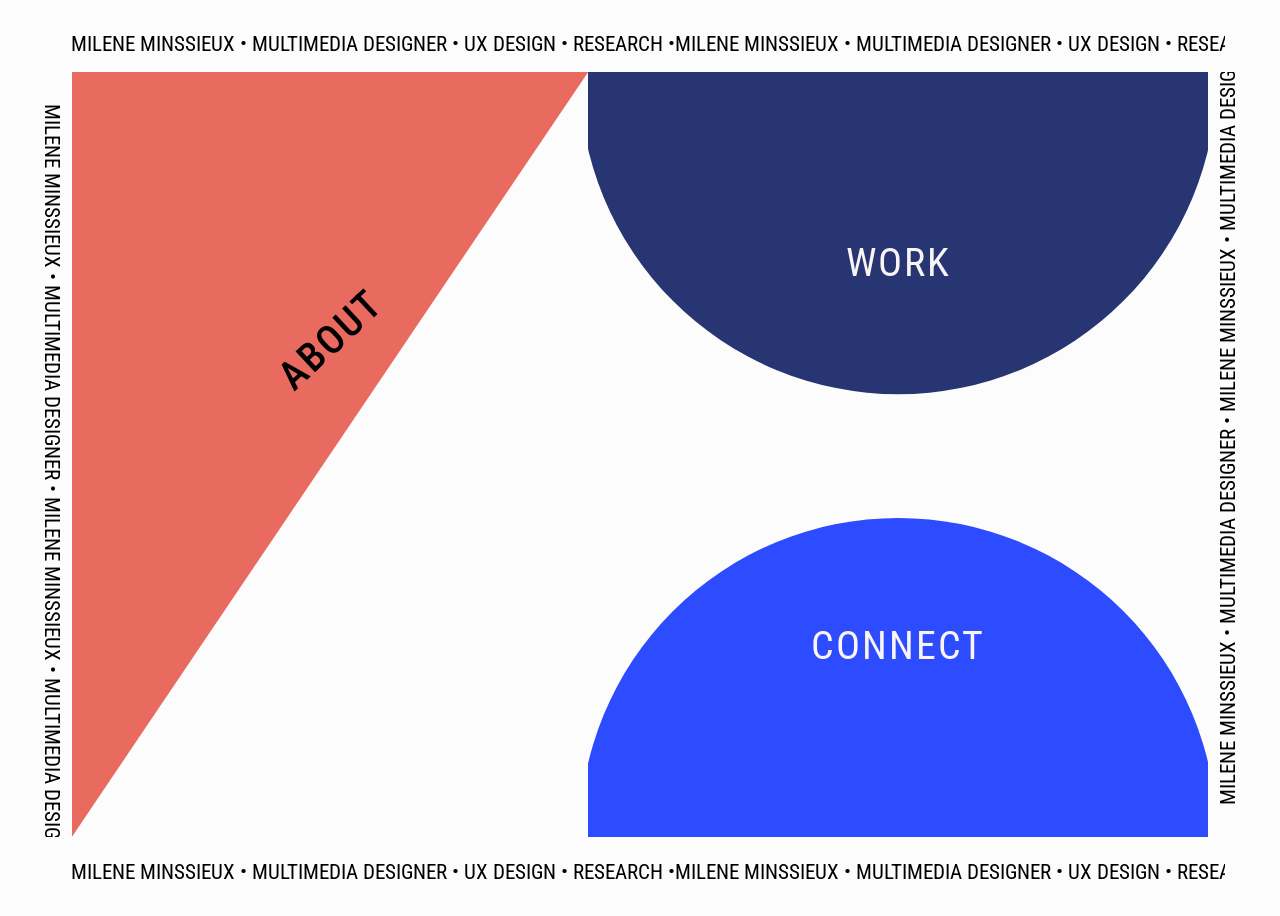
<file: index.html>
<!DOCTYPE html>
<html lang="en">
  <head>
    <meta charset="UTF-8" />
    <link rel="stylesheet" href="style.css" />
    <link rel="stylesheet" href="index.css" />

    <meta name="viewport" content="width=device-width, initial-scale=1.0" />
    <title>Geometric Clean</title>

    <link href="https://fonts.googleapis.com/css2?family=Inter:wght@400;600&display=swap" rel="stylesheet" />
  </head>

  <body>
    <main class="frame">
      <div class="text-top">
        <div class="marquee">
          <span> MILENE MINSSIEUX • MULTIMEDIA DESIGNER • UX DESIGN • RESEARCH •MILENE MINSSIEUX • MULTIMEDIA DESIGNER • UX DESIGN • RESEARCH • </span>
          <span> MILENE MINSSIEUX • MULTIMEDIA DESIGNER • UX DESIGN • RESEARCH •MILENE MINSSIEUX • MULTIMEDIA DESIGNER • UX DESIGN • RESEARCH • </span>
        </div>
      </div>

      <div class="text-left">
        <div class="marquee-vertical">
          <span> MILENE MINSSIEUX • MULTIMEDIA DESIGNER • MILENE MINSSIEUX • MULTIMEDIA DESIGNER • </span>
          <span> MILENE MINSSIEUX • MULTIMEDIA DESIGNER • MILENE MINSSIEUX • MULTIMEDIA DESIGNER •</span>
        </div>
      </div>

      <!-- <div class="text-bottom">MILENE MINSSIEUX • MULTIMEDIA DESIGNER • UX DESIGN • RESEARCH • MILENE MINSSIEUX • MULTIMEDIA DESIGNER • UX DESIGN • RESEARCH • MILENE MINSSIEUX • MULTIMEDIA DESIGNER •</div> -->
      <div class="text-bottom">
        <div class="marquee-bottom">
          <span> MILENE MINSSIEUX • MULTIMEDIA DESIGNER • UX DESIGN • RESEARCH •MILENE MINSSIEUX • MULTIMEDIA DESIGNER • UX DESIGN • RESEARCH • </span>
          <span> MILENE MINSSIEUX • MULTIMEDIA DESIGNER • UX DESIGN • RESEARCH •MILENE MINSSIEUX • MULTIMEDIA DESIGNER • UX DESIGN • RESEARCH • </span>
        </div>
      </div>
      <div class="text-right">
        <div class="marquee-vertical">
          <span> MILENE MINSSIEUX • MULTIMEDIA DESIGNER • MILENE MINSSIEUX • MULTIMEDIA DESIGNER • </span>
          <span> MILENE MINSSIEUX • MULTIMEDIA DESIGNER • MILENE MINSSIEUX • MULTIMEDIA DESIGNER •</span>
        </div>
      </div>

      <div class="background">
        <div class="triangle">
          <a class="nav-link about-nav" href="about.html">ABOUT</a>
        </div>

        <div class="circle1">
          <a class="nav-link2" href="work.html" work>WORK</a>
        </div>
        <div class="circle2">
          <a class="nav-link2" href="contact.html">connect</a>
        </div>
      </div>
      <!-- <div class="background">
        <a href="#" class="triangle nav-link about">ABOUT</a>
        <a href="#" class="circle1 nav-link work">WORK</a>
        <a href="#" class="circle2 nav-link contact">CONTACT</a>
      </div> -->

      <!-- <div class="wrapper">
      <div class="about">ABOUT</div>

      <div class="right">
        <div class="block">WORK</div>
        <div class="block">CONTACT</div>
      </div>
    </div> -->
    </main>
  </body>
</html>
</file>
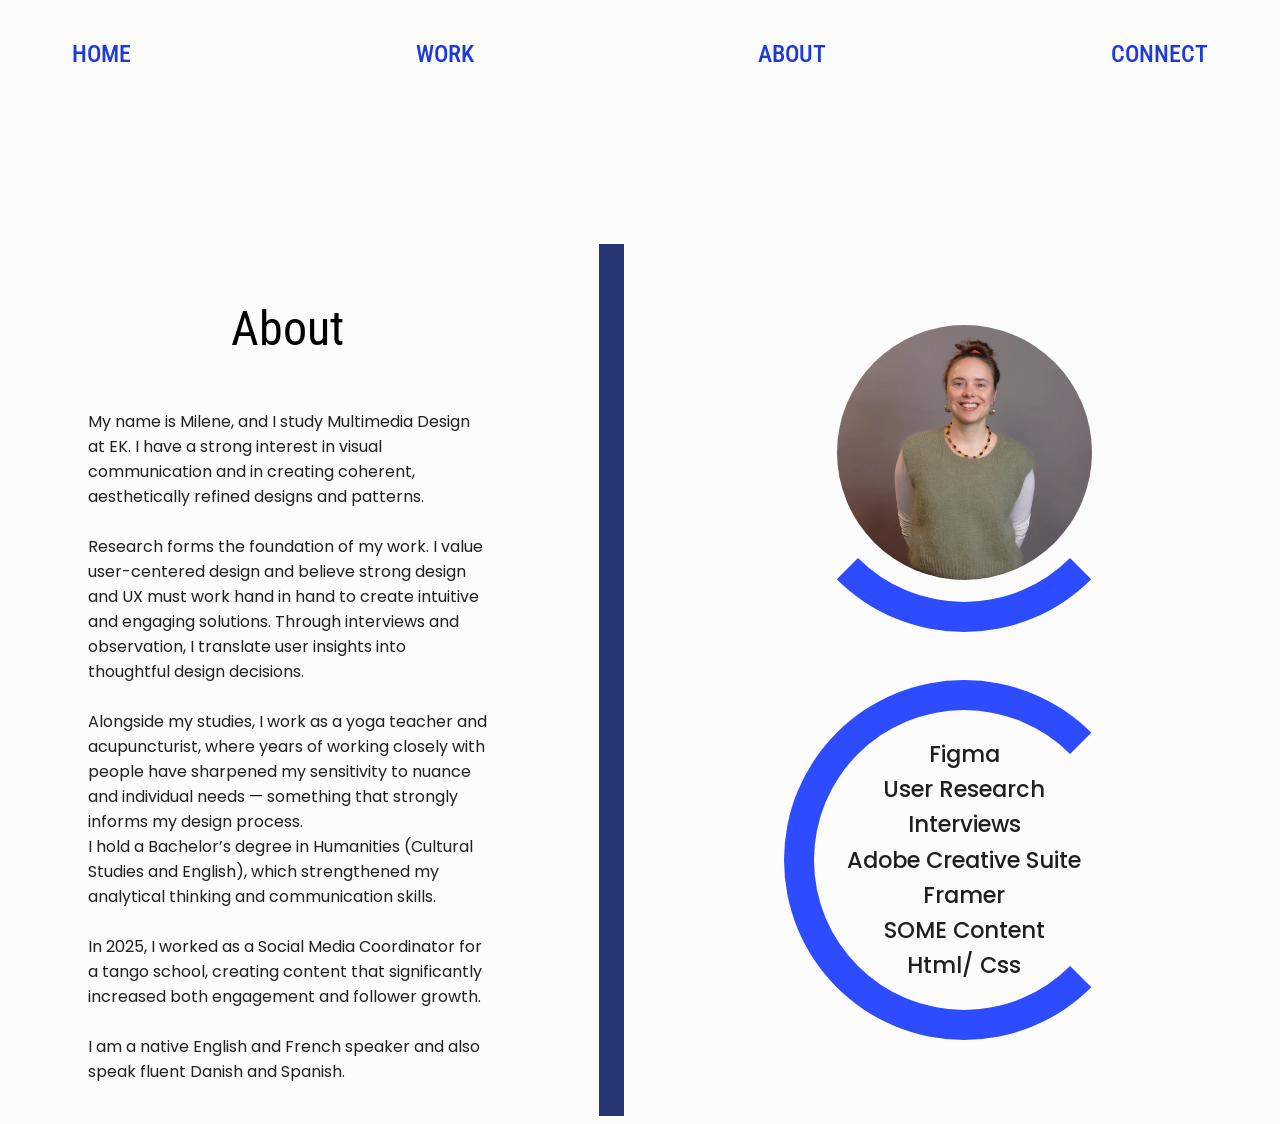
<file: about.html>
<!DOCTYPE html>
<html lang="en">
  <head>
    <meta charset="UTF-8" />
    <meta name="viewport" content="width=device-width, initial-scale=1.0" />
    <title>About</title>
    <link rel="stylesheet" href="header.css" />
    <link rel="stylesheet" href="about.css" />
    <link rel="stylesheet" href="style.css" />
  </head>
  <body>
    <header>
      <ul class="header">
        <li><a href="index.html">Home</a></li>
        <li><a href="work.html">Work</a></li>
        <li><a href="about.html">About</a></li>
        <li><a href="contact.html">Connect </a></li>
      </ul>
    </header>
    <main>
      <section class="page">
        <div class="text">
          <h1>About</h1>
          <p class="about">
            My name is Milene, and I study Multimedia Design at EK. I have a strong interest in visual communication and in creating coherent, aesthetically refined designs and patterns. <br /><br />

            Research forms the foundation of my work. I value user-centered design and believe strong design and UX must work hand in hand to create intuitive and engaging solutions. Through interviews and observation, I translate user insights into
            thoughtful design decisions. <br /><br />

            Alongside my studies, I work as a yoga teacher and acupuncturist, where years of working closely with people have sharpened my sensitivity to nuance and individual needs — something that strongly informs my design process. <br />
            I hold a Bachelor’s degree in Humanities (Cultural Studies and English), which strengthened my analytical thinking and communication skills. <br /><br />

            In 2025, I worked as a Social Media Coordinator for a tango school, creating content that significantly increased both engagement and follower growth. <br /><br />

            I am a native English and French speaker and also speak fluent Danish and Spanish.
          </p>
        </div>
        <div class="imgs">
          <div class="ring profile">
            <img src="images/picme2.webp" alt="Profile" />
          </div>
          <div class="ring skills">
            <div class="skills-content">
              <p>Figma</p>
              <p>User Research</p>
              <p>Interviews</p>
              <p>Adobe Creative Suite</p>
              <p>Framer</p>
              <p>SOME Content</p>
              <p>Html/ Css</p>
            </div>
          </div>
        </div>
      </section>
    </main>
  </body>
</html>
</file>
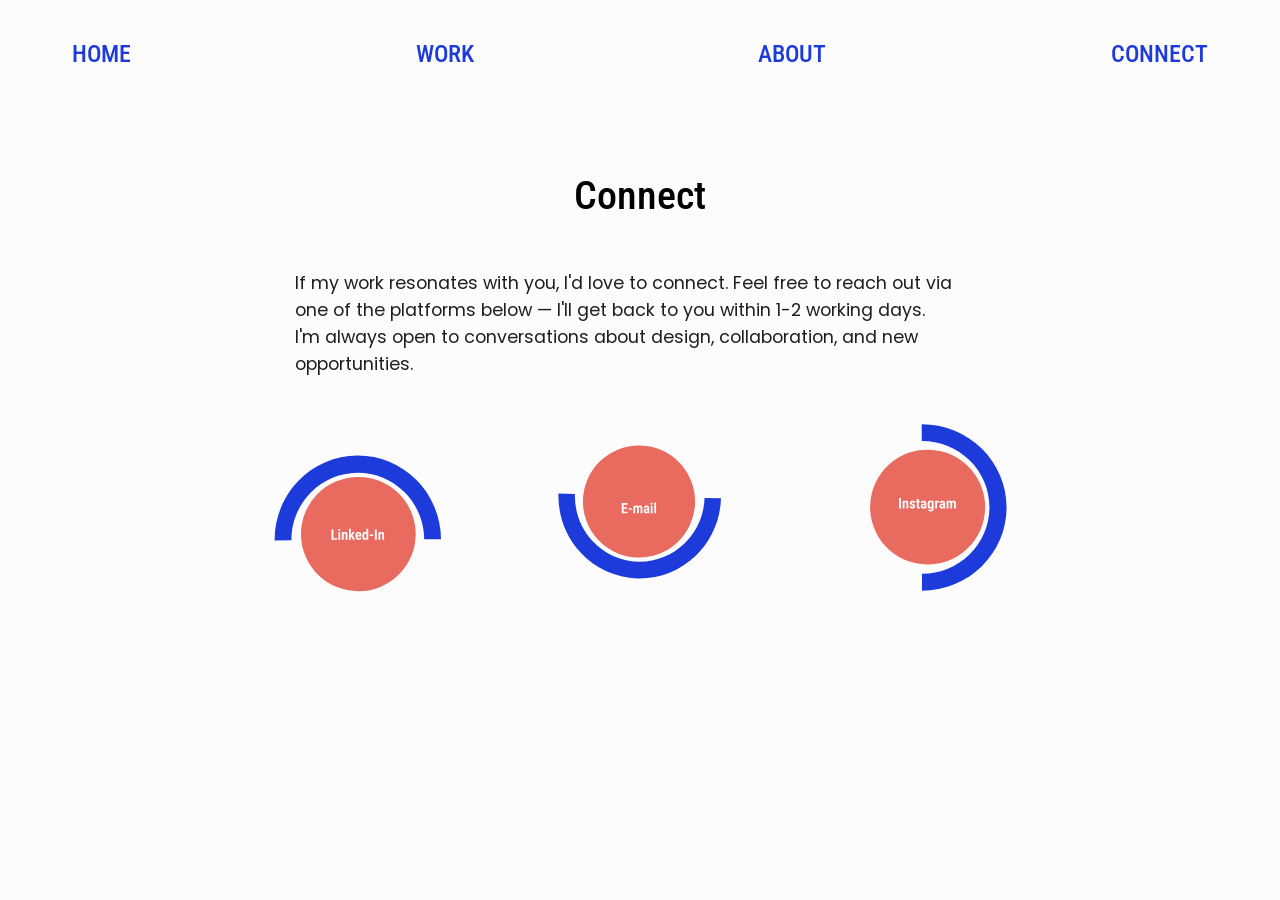
<file: contact.html>
<!DOCTYPE html>
<html lang="en">
  <head>
    <meta charset="UTF-8" />
    <meta name="viewport" content="width=device-width, initial-scale=1.0" />
    <title>Document</title>
    <link rel="stylesheet" href="header.css" />
    <link rel="stylesheet" href="style.css" />
    <link rel="stylesheet" href="contact.css" />
  </head>
  <body>
    <header>
      <ul class="header">
        <li><a href="index.html">Home</a></li>
        <li><a href="work.html">Work</a></li>
        <li><a href="about.html">About</a></li>
        <li><a href="contact.html">Connect</a></li>
      </ul>
    </header>
    <main>
      <h1>Connect</h1>
      <p class="p-contact">
        If my work resonates with you, I'd love to connect. Feel free to reach out via one of the platforms below — I'll get back to you within 1-2 working days. <br />I'm always open to conversations about design, collaboration, and new
        opportunities.
      </p>
      <!-- <div class="contact-imgs"></div>
      < img class="img" src="images/contact-li.svg" alt="" /> -->
      <div class="imgs-info">
        <a class="img1" href="https://www.linkedin.com/in/milene-minssieux-669762307/" target="_blank" rel="noopener noreferrer">
          <img src="images/contact-li.svg" />
        </a>
        <!-- <a href="https://www.linkedin.com/in/yourname" target="_blank" rel="noopener noreferrer"> LinkedIn </a> -->
        <a class="img2" href="mailto:milenedamsgaard@gmail.com">
          <img src="images/contact-mail.svg" />
        </a>
        <a class="img3" href="https://www.instagram.com/">
          <img src="images/contact-insta.svg" />
        </a>
      </div>
      <!--       
      <img class="img" src="images/contact-mail.svg" alt="" />
      <img class="img" src="images/contact-insta.svg" alt="" /> -->
    </main>
  </body>
</html>
</file>
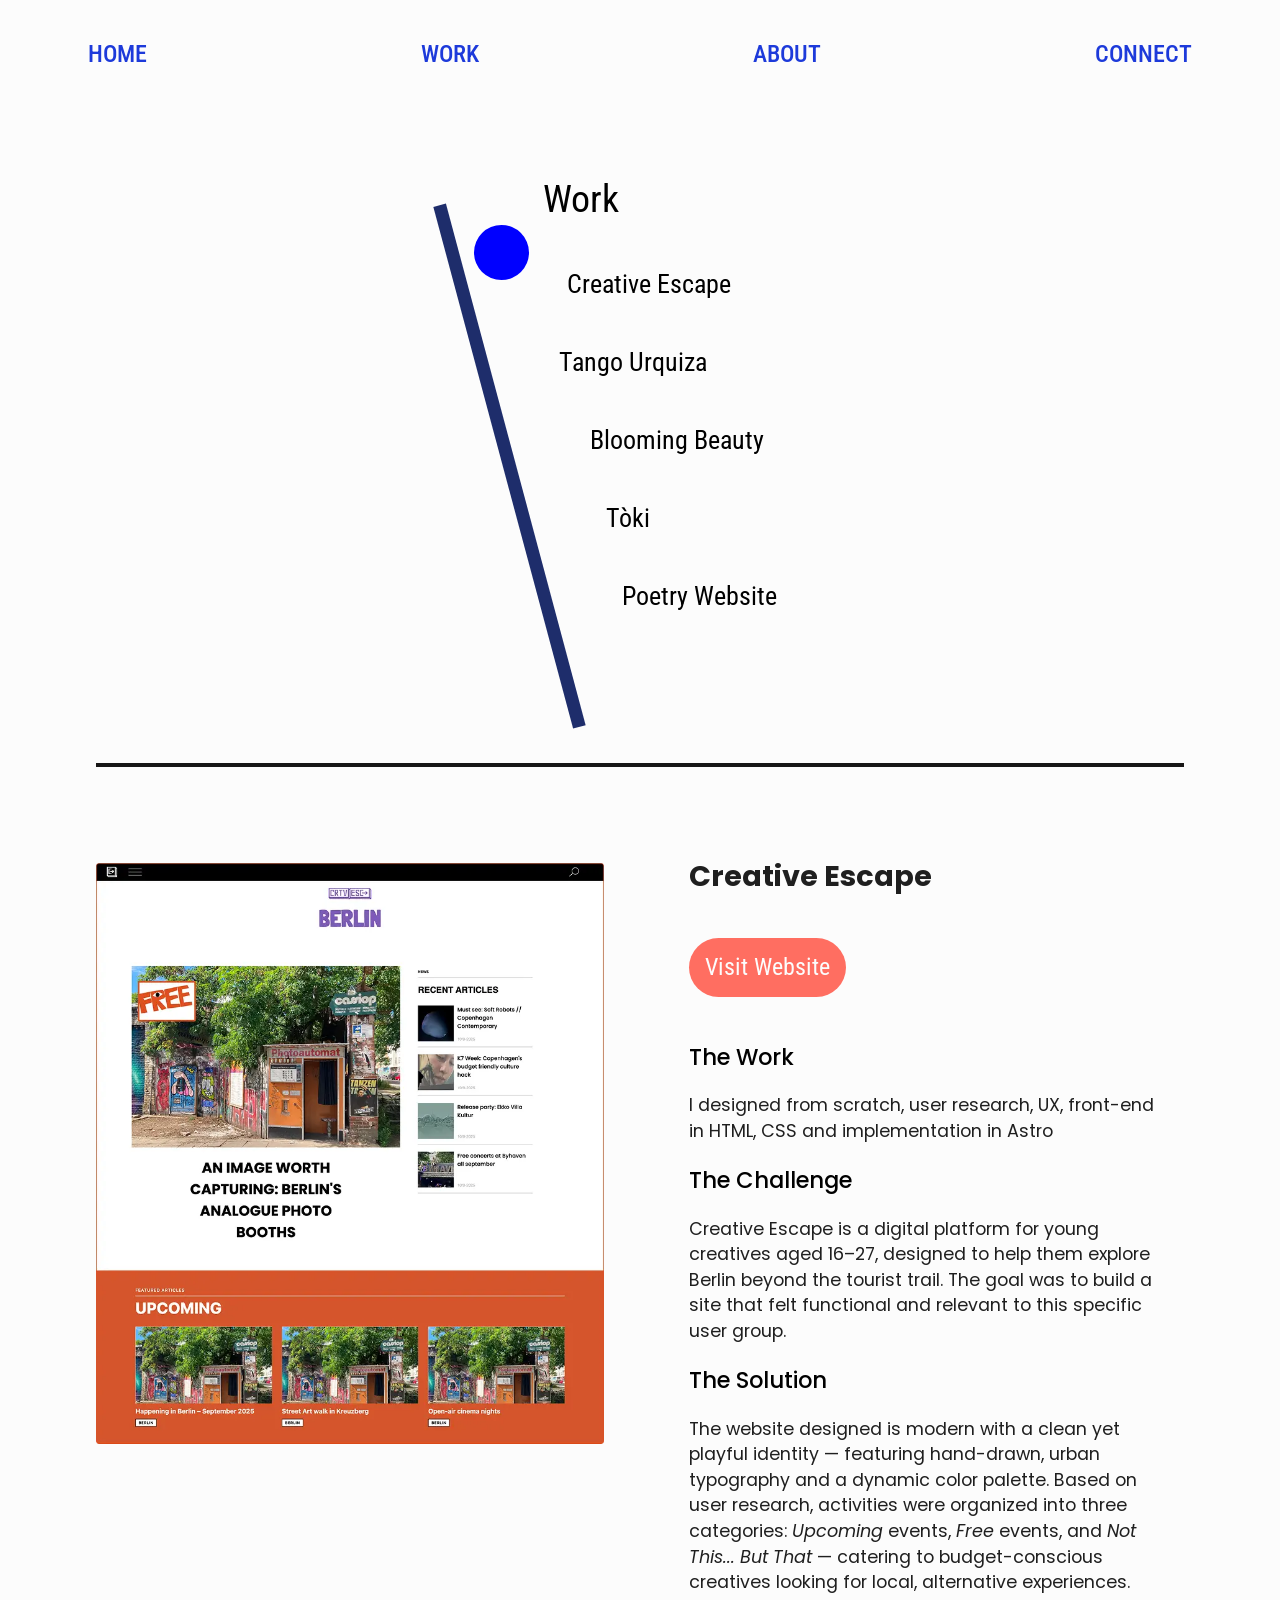
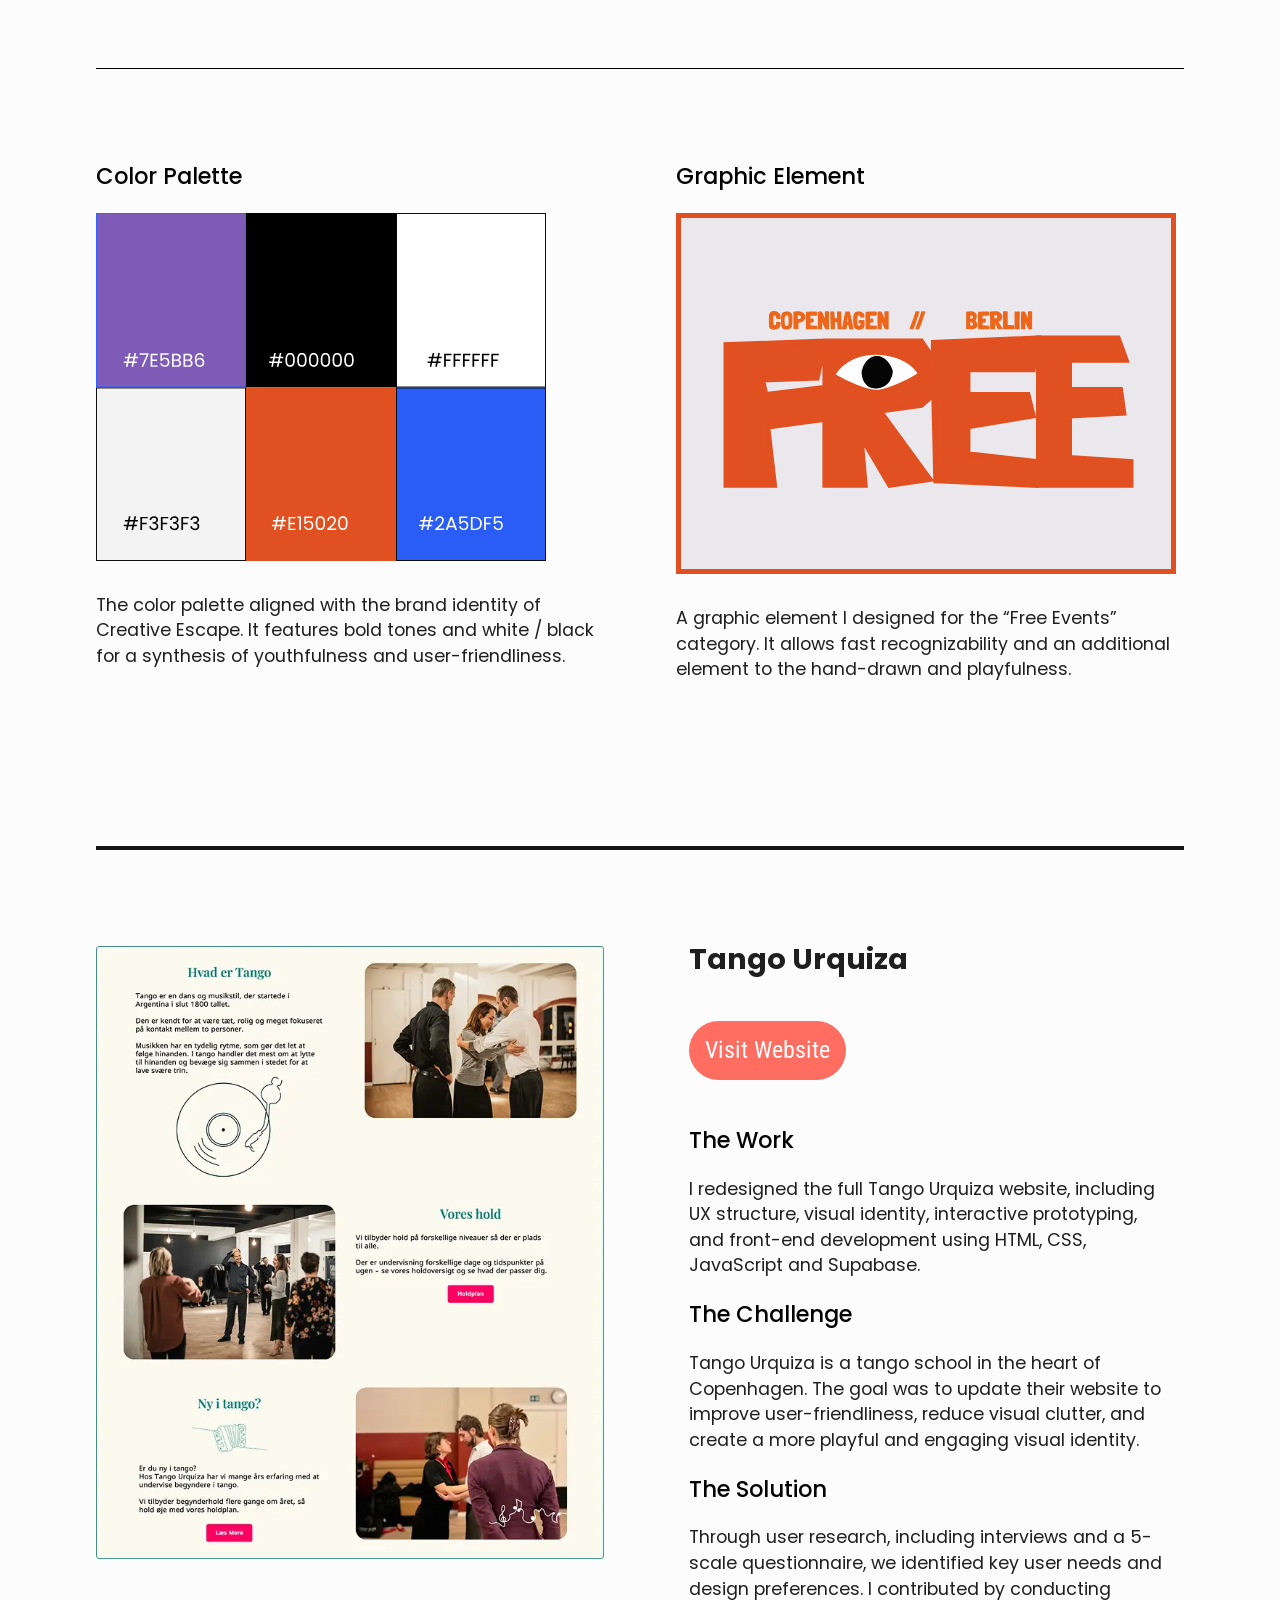
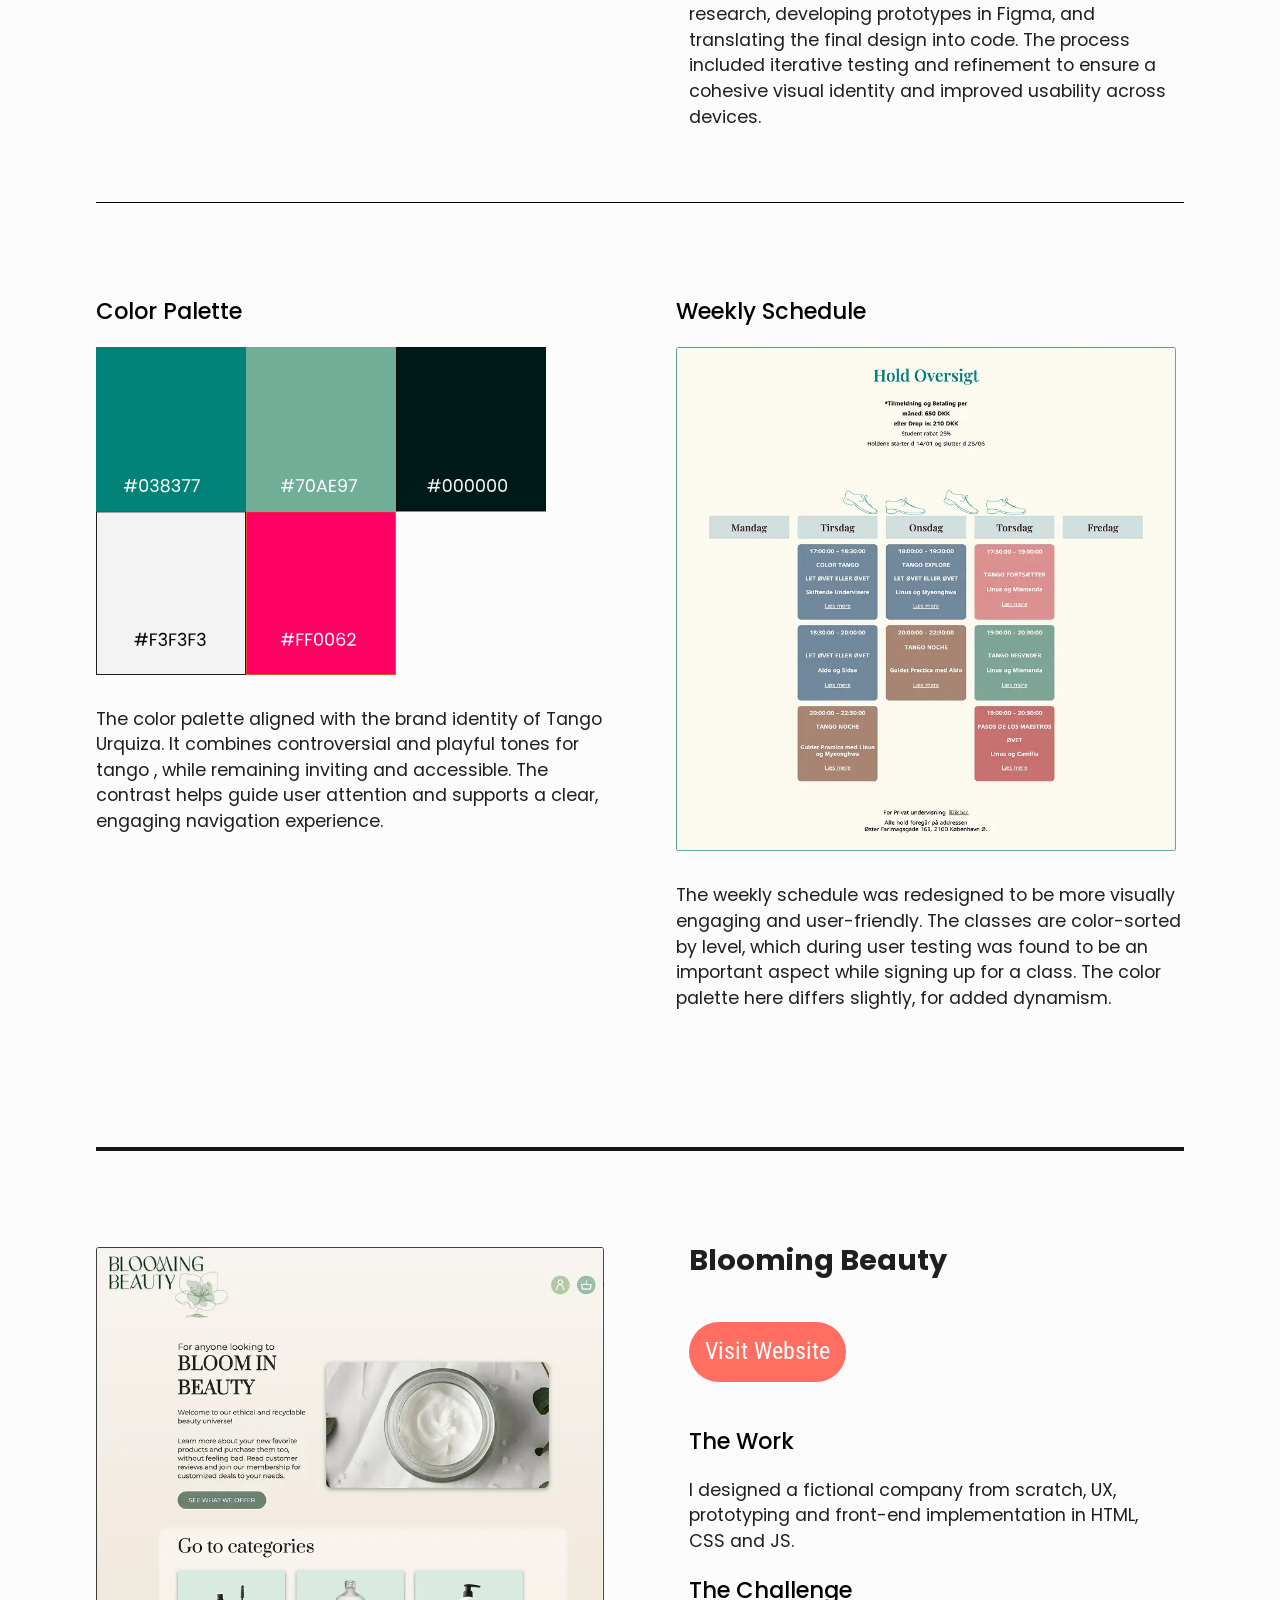
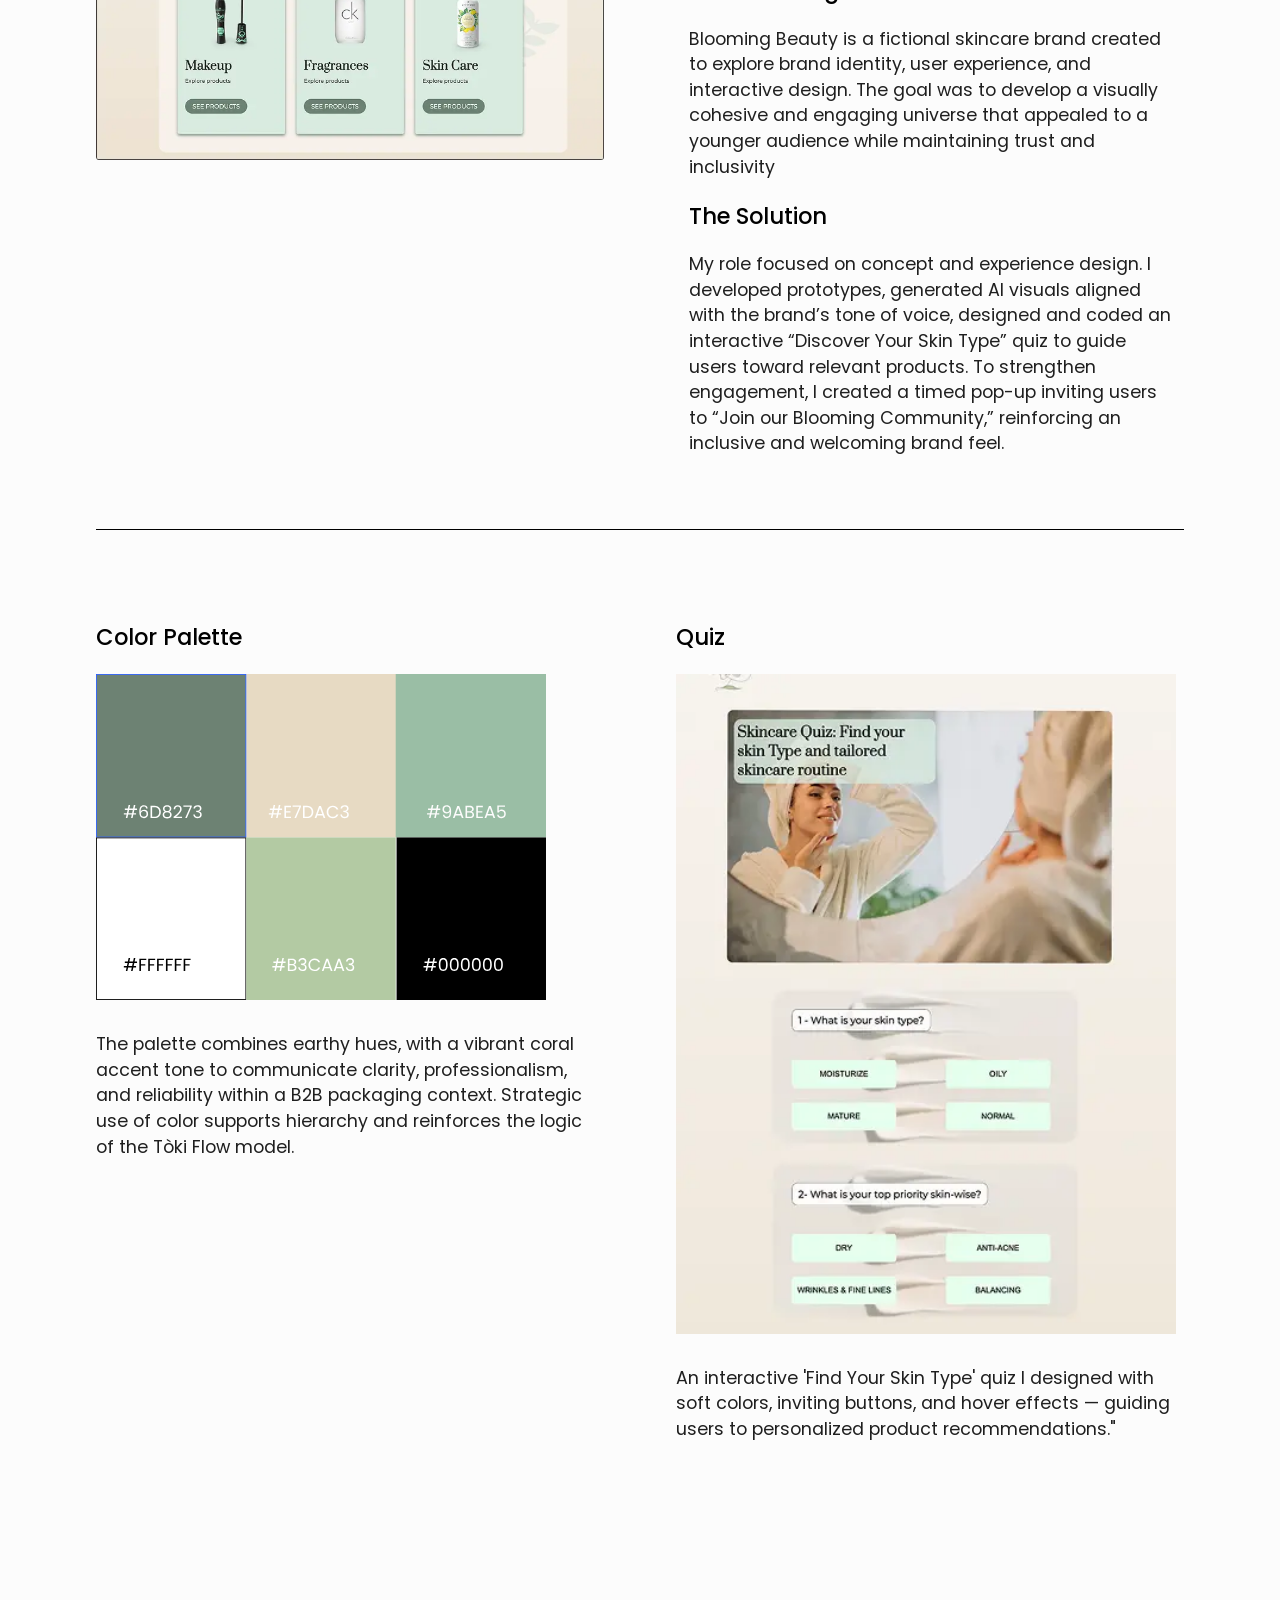
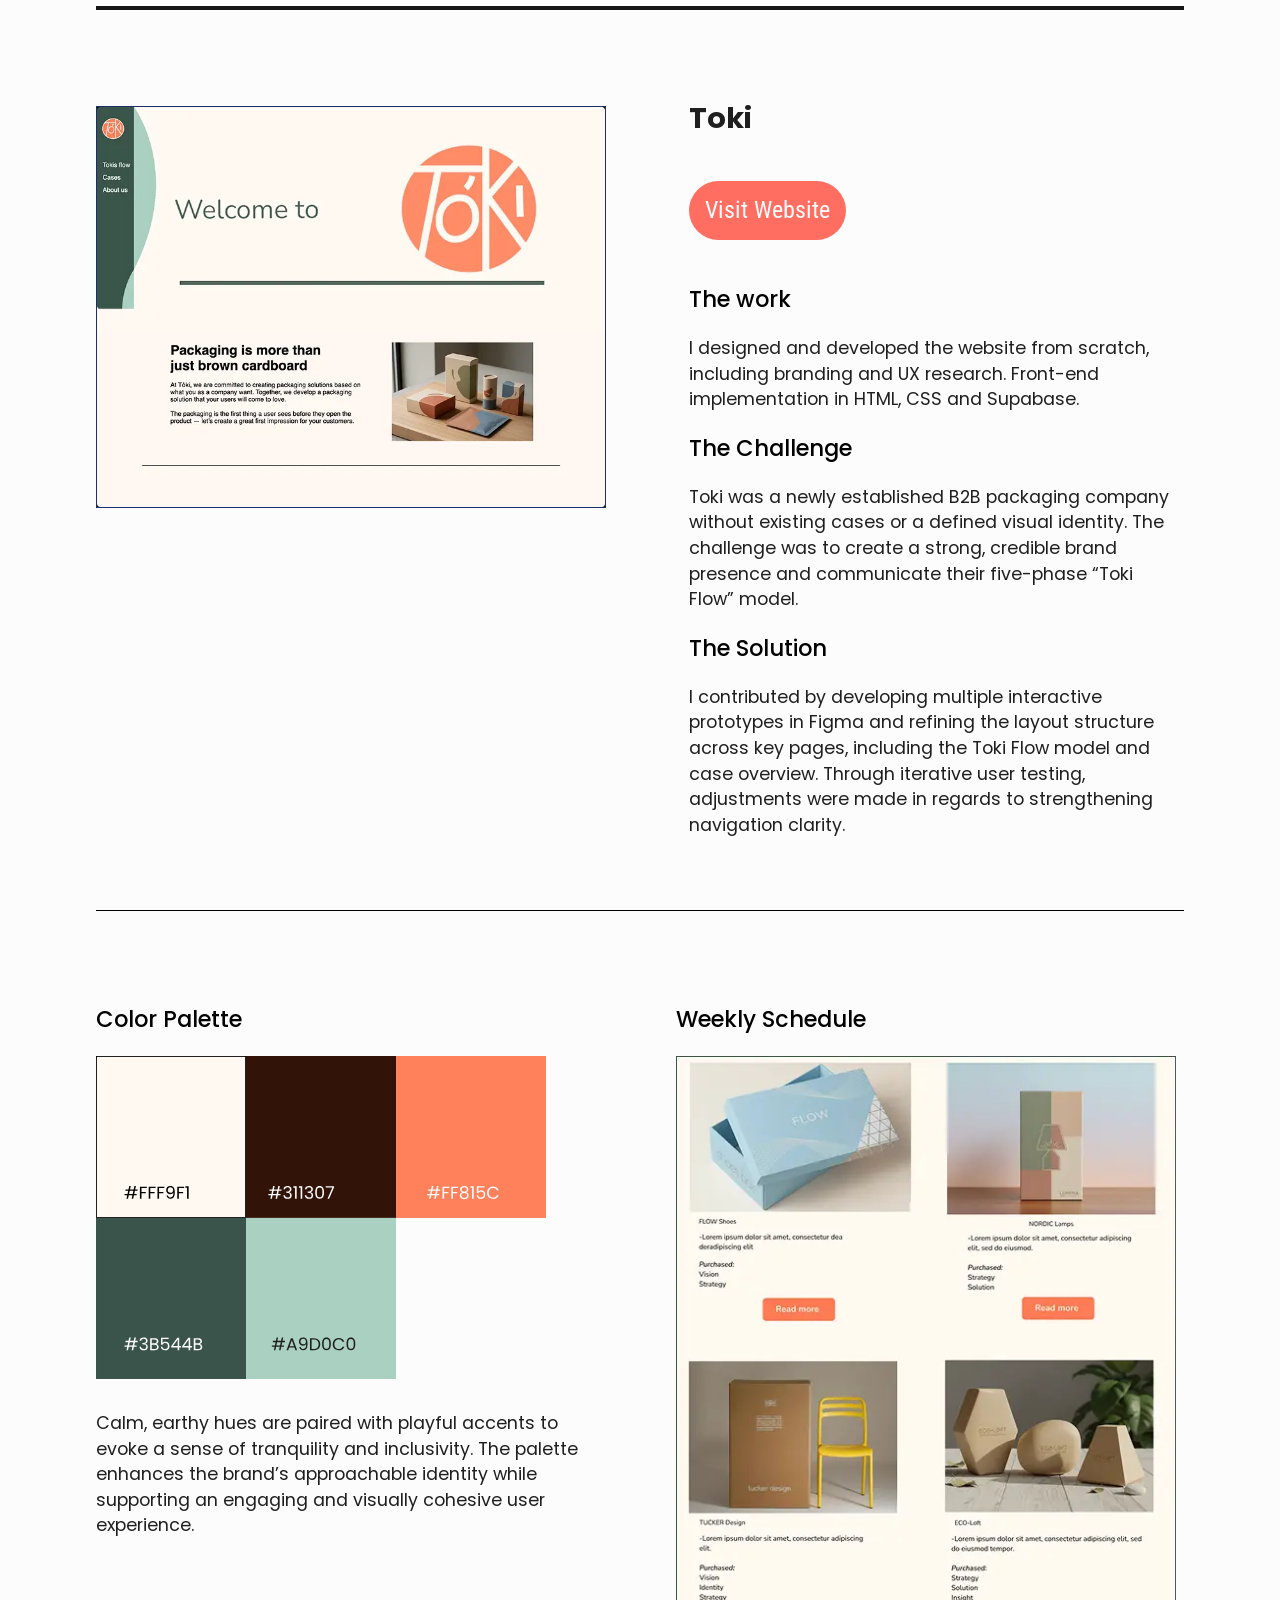
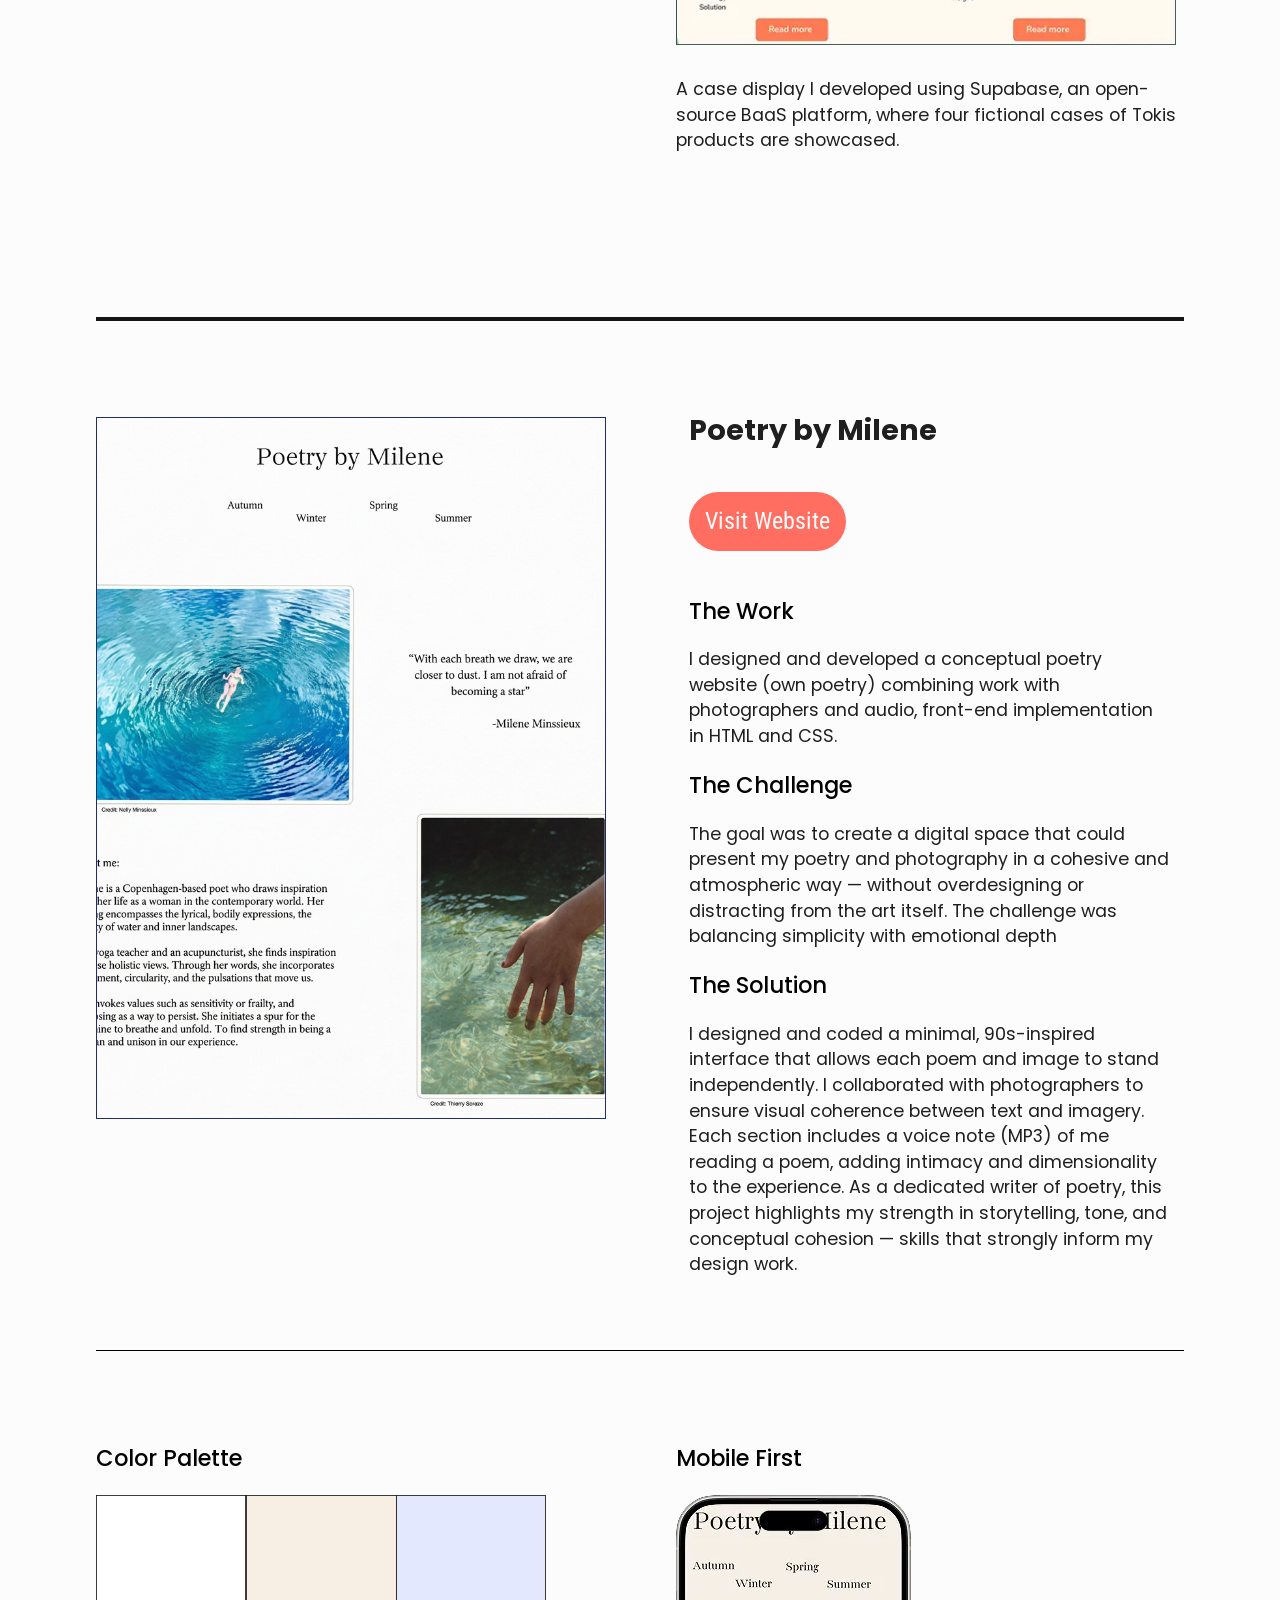
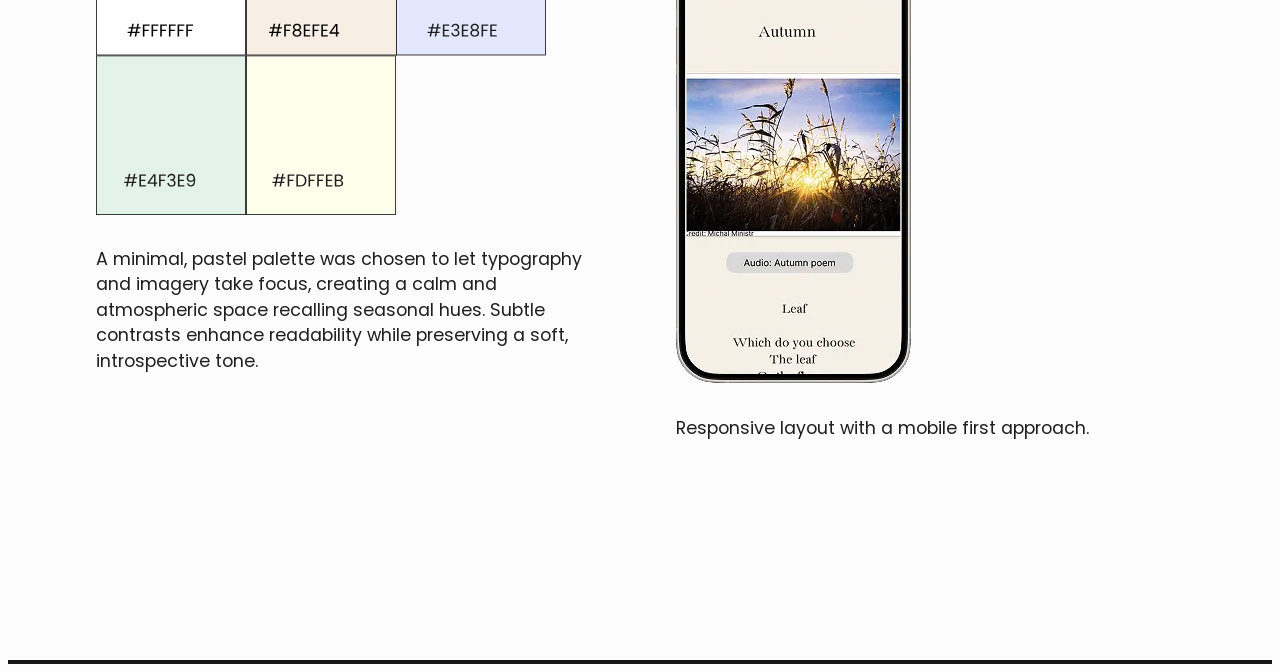
<file: work.html>
<!DOCTYPE html>
<html lang="en">
  <head>
    <meta charset="UTF-8" />
    <meta name="viewport" content="width=device-width, initial-scale=1.0" />
    <link rel="stylesheet" href="header.css" />
    <link rel="stylesheet" href="style.css" />
    <link rel="stylesheet" href="work.css" />

    <title>Work</title>
  </head>
  <body>
    <header>
      <ul class="header">
        <li><a href="index.html">Home</a></li>
        <li><a href="work.html">Work</a></li>
        <li><a href="about.html">About</a></li>
        <li><a href="contact.html">Connect</a></li>
      </ul>
    </header>
    <main>
      <section class="work-section">
        <div class="work-scale">
          <div class="ball"></div>
          <div class="ladder">
            <div class="slanted-line"></div>

            <div class="projects">
              <div><h1>Work</h1></div>
              <div class="project creative escape1" data-project="escape">Creative Escape</div>
              <div class="project tango1" data-project="tango">Tango Urquiza</div>
              <div class="project bloom1" data-project="blooming">Blooming Beauty</div>
              <div class="project toki1" data-project="toki">Tòki</div>
              <div class="project poetry1" data-project="poetry">Poetry Website</div>
            </div>
          </div>
        </div>

        <div class="work-bottom">
          <div class="project-grid">
            <hr class="grid-divider2" />
            <img src="images/ce1.webp" class="main-img" />

            <div class="text-content" id="escape">
              <h2>Creative Escape</h2>
              <a class="button" href="https://creativeescape10.netlify.app/" target="_blank">Visit Website</a>
              <h3>The Work</h3>
              <p>I designed from scratch, user research, UX, front-end in HTML, CSS and implementation in Astro</p>
              <h3>The Challenge</h3>
              <p>Creative Escape is a digital platform for young creatives aged 16–27, designed to help them explore Berlin beyond the tourist trail. The goal was to build a site that felt functional and relevant to this specific user group.</p>

              <h3>The Solution</h3>
              <p>
                The website designed is modern with a clean yet playful identity — featuring hand-drawn, urban typography and a dynamic color palette. Based on user research, activities were organized into three categories: <em>Upcoming</em> events,
                <em>Free</em> events, and <em>Not This... But That</em> — catering to budget-conscious creatives looking for local, alternative experiences.
              </p>
            </div>
            <hr class="grid-divider" />
            <div class="palette">
              <h3>Color Palette</h3>
              <img src="images/ce2.svg" class="other-img-color" />

              <p>The color palette aligned with the brand identity of Creative Escape. It features bold tones and white / black for a synthesis of youthfulness and user-friendliness.</p>
              <p></p>
            </div>

            <div class="graphics">
              <h3>Graphic Element</h3>

              <img src="images/ce3.svg" class="other-img" />

              <p>A graphic element I designed for the “Free Events” category. It allows fast recognizability and an additional element to the hand-drawn and playfulness.</p>
              <br />
            </div>
          </div>

          <div class="project-grid" id="tango">
            <hr class="grid-divider2" />
            <img src="images/tu1.webp" class="main-img" />

            <div class="text-content">
              <h2>Tango Urquiza</h2>
              <a class="button" href="https://tango-urquiza-projekt.netlify.app/" target="_blank">Visit Website</a>
              <h3>The Work</h3>
              <p>I redesigned the full Tango Urquiza website, including UX structure, visual identity, interactive prototyping, and front-end development using HTML, CSS, JavaScript and Supabase.</p>
              <h3>The Challenge</h3>
              <p>Tango Urquiza is a tango school in the heart of Copenhagen. The goal was to update their website to improve user-friendliness, reduce visual clutter, and create a more playful and engaging visual identity.</p>

              <h3>The Solution</h3>
              <p>
                Through user research, including interviews and a 5-scale questionnaire, we identified key user needs and design preferences. I contributed by conducting research, developing prototypes in Figma, and translating the final design into
                code. The process included iterative testing and refinement to ensure a cohesive visual identity and improved usability across devices.
              </p>
            </div>
            <hr class="grid-divider" />
            <div class="palette">
              <h3>Color Palette</h3>
              <img src="images/tu2.svg" class="other-img-color" />

              <p>
                The color palette aligned with the brand identity of Tango Urquiza. It combines controversial and playful tones for tango , while remaining inviting and accessible. The contrast helps guide user attention and supports a clear,
                engaging navigation experience.
              </p>
              <p></p>
            </div>

            <div class="graphics">
              <h3>Weekly Schedule</h3>

              <img src="images/tu3.webp" class="other-img" />

              <p>
                The weekly schedule was redesigned to be more visually engaging and user-friendly. The classes are color-sorted by level, which during user testing was found to be an important aspect while signing up for a class. The color palette
                here differs slightly, for added dynamism.
              </p>
            </div>
          </div>

          <div class="project-grid">
            <hr class="grid-divider2" />
            <img src="images/bb1.webp" class="main-img" />

            <div class="text-content" id="blooming">
              <h2>Blooming Beauty</h2>
              <a class="button" href="https://jest0003.github.io/gruppe_1_t8/index.html" target="_blank">Visit Website</a>
              <h3>The Work</h3>
              <p>I designed a fictional company from scratch, UX, prototyping and front-end implementation in HTML, CSS and JS.</p>
              <h3>The Challenge</h3>
              <p>
                Blooming Beauty is a fictional skincare brand created to explore brand identity, user experience, and interactive design. The goal was to develop a visually cohesive and engaging universe that appealed to a younger audience while
                maintaining trust and inclusivity
              </p>

              <h3>The Solution</h3>
              <p>
                My role focused on concept and experience design. I developed prototypes, generated AI visuals aligned with the brand’s tone of voice, designed and coded an interactive “Discover Your Skin Type” quiz to guide users toward relevant
                products. To strengthen engagement, I created a timed pop-up inviting users to “Join our Blooming Community,” reinforcing an inclusive and welcoming brand feel.
              </p>
            </div>
            <hr class="grid-divider" />
            <div class="palette">
              <h3>Color Palette</h3>
              <img src="images/bb2.svg" class="other-img-color" />

              <p>
                The palette combines earthy hues, with a vibrant coral accent tone to communicate clarity, professionalism, and reliability within a B2B packaging context. Strategic use of color supports hierarchy and reinforces the logic of the Tòki
                Flow model.
              </p>
              <p></p>
            </div>

            <div class="graphics">
              <h3>Quiz</h3>

              <img src="images/bb3.webp" class="other-img img-bb" />

              <p>An interactive 'Find Your Skin Type' quiz I designed with soft colors, inviting buttons, and hover effects — guiding users to personalized product recommendations."</p>
              <br />
            </div>
          </div>

          <div class="project-grid" id="toki">
            <hr class="grid-divider2" />
            <img src="images/t1.webp" class="main-img imgb" />

            <div class="text-content">
              <h2>Toki</h2>
              <a class="button" href="https://tokigruppe7.netlify.app/" target="_blank">Visit Website</a>
              <h3>The work</h3>
              <p>I designed and developed the website from scratch, including branding and UX research. Front-end implementation in HTML, CSS and Supabase.</p>
              <h3>The Challenge</h3>
              <p>Toki was a newly established B2B packaging company without existing cases or a defined visual identity. The challenge was to create a strong, credible brand presence and communicate their five-phase “Toki Flow” model.</p>

              <h3>The Solution</h3>
              <p>
                I contributed by developing multiple interactive prototypes in Figma and refining the layout structure across key pages, including the Toki Flow model and case overview. Through iterative user testing, adjustments were made in regards
                to strengthening navigation clarity.
              </p>
            </div>
            <hr class="grid-divider" />
            <div class="palette">
              <h3>Color Palette</h3>
              <img src="images/t2.svg" class="other-img-color" />

              <p>Calm, earthy hues are paired with playful accents to evoke a sense of tranquility and inclusivity. The palette enhances the brand’s approachable identity while supporting an engaging and visually cohesive user experience.</p>
              <p></p>
            </div>

            <div class="graphics">
              <h3>Weekly Schedule</h3>

              <img src="images/t3.webp" class="other-img" />

              <p>A case display I developed using Supabase, an open-source BaaS platform, where four fictional cases of Tokis products are showcased.</p>
              <br />
            </div>
          </div>

          <div class="project-grid" id="poetry">
            <hr class="grid-divider2" />
            <img src="images/poetry-img.png" class="main-img imgb poem-img" />

            <div class="text-content">
              <h2>Poetry by Milene</h2>
              <a class="button" href="https://milenemin.github.io/poetrywebsite-og/index.html" target="_blank">Visit Website</a>
              <h3>The Work</h3>

              <p>I designed and developed a conceptual poetry website (own poetry) combining work with photographers and audio, front-end implementation in HTML and CSS.</p>
              <h3>The Challenge</h3>
              <p>
                The goal was to create a digital space that could present my poetry and photography in a cohesive and atmospheric way — without overdesigning or distracting from the art itself. The challenge was balancing simplicity with emotional
                depth
              </p>

              <h3>The Solution</h3>
              <p>
                I designed and coded a minimal, 90s-inspired interface that allows each poem and image to stand independently. I collaborated with photographers to ensure visual coherence between text and imagery. Each section includes a voice note
                (MP3) of me reading a poem, adding intimacy and dimensionality to the experience. As a dedicated writer of poetry, this project highlights my strength in storytelling, tone, and conceptual cohesion — skills that strongly inform my
                design work.
              </p>
            </div>
            <hr class="grid-divider" />
            <div class="palette">
              <h3>Color Palette</h3>
              <img src="images/p2.svg" class="other-img-color" />

              <p>A minimal, pastel palette was chosen to let typography and imagery take focus, creating a calm and atmospheric space recalling seasonal hues. Subtle contrasts enhance readability while preserving a soft, introspective tone.</p>
              <p></p>
            </div>

            <div class="graphics">
              <h3>Mobile First</h3>

              <img src="images/p3.webp" class="other-imgp" />

              <p><br />Responsive layout with a mobile first approach.</p>
              <br />
            </div>
          </div>
          <!-- project description appears here -->
        </div>
        <hr class="grid-divider2" />
      </section>
      <script src="work.js"></script>
    </main>
  </body>
</html>
</file>
<file: style.css>
@import url("https://fonts.googleapis.com/css2?family=Roboto+Condensed:ital,wght@0,100..900;1,100..900&display=swap");

@import url("https://fonts.googleapis.com/css2?family=Poppins:ital,wght@0,100;0,200;0,300;0,400;0,500;0,600;0,700;0,800;0,900;1,100;1,200;1,300;1,400;1,500;1,600;1,700;1,800;1,900&family=Roboto+Condensed:ital,wght@0,100..900;1,100..900&family=Roboto+Mono:ital,wght@0,100..700;1,100..700&display=swap");

font-family: "Roboto Condensed", sans-serif;
h1,
h2,
h3 {
  font-family: "Roboto Condensed", sans-serif;
}
p {
  margin: 0;
  font-family: "Poppins", sans-serif;
  color: #1f1f1f;
}
a {
  font-family: "Roboto Condensed", sans-serif;
  font-weight: normal;
}

h1 {
  font-family: "Roboto Condensed", sans-serif;
  font-weight: normal;
}
body {
  background-color: #fcfcfc;
}
h2 {
  font-family: "poppins", sans-serif;
  font-weight: "semibold";
}

h3 {
  font-family: "poppins", sans-serif;
  font-weight: 450;
}
/* body,
div,
h1,
h2,
h3,
p,
a,
table,
td,
img {
  margin: 0;
  padding: 0;
  border: 0;
  font-size: 100%;
  font: inherit;
  vertical-align: baseline;
} */
</file>
<file: index.css>
/* .background {
  height: 90%;
  overflow: hidden;
  height: auto;
  width: 90%;

  display: block;
  margin: auto;
} */

.circle1:hover {
  transform: scale(1.3);
  transition: 0.6s ease;
}
.circle1 {
  transition: transform 0.8s ease-in-out;
}

.circle1:hover {
  transform: scale(0.7) translateY(-80px);
}
.circle2:hover {
  transform: scale(1.13);
  transition: 0.5s ease-in-out;
}
.circle2 {
  transition: transform 0.6s ease-in-out;
}

.circle2:hover {
  transform: scale(0.7) translateY(80px);
}
.triangle:hover {
  transform: scale(0.9) rotate(90deg);
  transition: 0.8s ease-in-out;
}

.frame {
  display: grid;
  grid-template-columns: 1fr 18fr 1fr;
  grid-template-rows: auto 85vh auto;
  height: 100vh;
}
.frame {
  font-family: "Roboto Condensed", sans-serif;
  font-size: 1.1rem;
}
.triangle a,
.circle1 a,
.circle2 a {
  position: relative;
  z-index: 2;
}

.triangle,
.circle1,
.circle2 {
  overflow: visible;
}
.text-top {
  grid-column: 1 / -1;
  justify-self: center;
  text-align: center;
  align-self: end;
  width: 100%;
  /* 1. Element needs a set width or max-width */
  white-space: nowrap; /* 2. Prevents text from wrapping to a new line */
  overflow: hidden;
  max-width: 90%;
  /* animation: text-top-animation 20s linear infinite; */
}
/* @keyframes text-top-animation {
  0% {
    transform: translateX(-100%);
  }
  100% {
    transform: translateY(0);
  }
} */

.text-bottom {
  display: flex;
  grid-column: 1 / -1;
  grid-row: -1;
  justify-self: center;
  text-align: center;
  align-self: first baseline;
  margin: 0 auto;
  padding-bottom: 2rem;
  max-width: 90%;
  white-space: nowrap; /* 2. Prevents text from wrapping to a new line */
  overflow: hidden;
  /* font-size: clamp(14px, 2vw, 28px); */
}
.text-top,
.text-bottom {
  overflow: hidden;
  white-space: nowrap;
  font-size: 1.3rem;
}
.marquee {
  display: flex;
  max-width: 70%;
  direction: right;
  animation: scroll-right 14s linear infinite;
}

.marquee span {
  padding-right: 0.5rem; /* spacing between repeats */
}
.marquee-bottom {
  display: flex;
  max-width: 70%;
  direction: left;
  animation: scroll-left 14s linear infinite;
}

.text-left {
  grid-row: 2 / 3;
  writing-mode: vertical-rl;
  text-align: center;
  justify-self: start;
  font-size: 1.3rem;
  padding: 2rem;
  max-width: 100%; /* 1. Element needs a set width or max-width */
  white-space: nowrap; /* 2. Prevents text from wrapping to a new line */
  overflow: hidden;
}

.text-right {
  grid-row: 2 / 3;
  writing-mode: vertical-rl;
  text-align: center;
  transform: rotate(180deg);
  justify-self: end;
  font-size: 1.3rem;
  padding: 2rem;
  max-width: 100%; /* 1. Element needs a set width or max-width */
  white-space: nowrap; /* 2. Prevents text from wrapping to a new line */
  overflow: hidden;
  /* font-size: clamp(14px, 2vw, 28px); */
}
.marquee-vertical {
  display: flex;
  flex-direction: row;

  animation: scroll-up 15s linear infinite;
}

.background {
  grid-column: 2 / 3;
  grid-row: 2 / 3;
  height: 85vh;
  display: grid;
  grid-template-columns: 1fr 1.2fr;
  grid-template-rows: 1fr 1fr;
}

.triangle {
  grid-row: 1 / -1;
  clip-path: polygon(0 0, 0 100%, 100% 0);
  background-color: #e96a5f;
  display: grid;
  place-items: center;
  align-items: center;
  justify-items: center;
}
.circle1 {
  grid-column: 2 / -1;
  grid-row: 1 / 2;
  clip-path: circle(61.9% at 50% 1%);
  background-color: #273573;
  max-width: 100%;
  display: grid;
  place-items: center;
  align-items: center;
  justify-items: center;
}
.circle2 {
  clip-path: circle(61.9% at 50% 100%);
  background-color: #2d4bff;
  max-width: 100%;
  stroke: rgb(96, 27, 27) 1px solid;
  display: grid;
  place-items: center;
  align-items: center;
  justify-items: center;
}
.nav-link {
  text-decoration: none;
  text-transform: uppercase;
  font-size: 2.5rem;
  letter-spacing: 2px;
  transform: translateY(-15%) rotate(-43deg);
  color: black;
}
.nav-link2 {
  text-decoration: none;
  text-transform: uppercase;
  font-weight: normal;
  font-size: 2.5rem;
  letter-spacing: 2px;

  color: rgb(250, 245, 245);
}
.triangle,
.circle1,
.circle2 {
  display: grid;
  place-items: center;
  text-decoration: none;
  color: white;
}
.triangle a,
.circle1 a,
.circle2 a {
  display: grid;
  place-items: center;

  width: 100%;
  height: 100%;
}
.triangle a {
  font-weight: 500;
}

@media (min-width: 950px) {
  .text-bottom,
  .text-top {
    padding: 1rem;
  }

  @keyframes scroll-up {
    from {
      transform: translateY(0);
    }
    to {
      transform: translateY(-50%);
    }
  }
  @keyframes scroll-left {
    from {
      transform: translateX(0);
    }
    to {
      transform: translateX(-50%);
    }
  }
  @keyframes scroll-right {
    from {
      transform: translateX(-50%);
    }
    to {
      transform: translateX(0);
    }
  }
}
.text-left,
.text-right {
  padding: 2rem;
}
.text-bottom {
  align-self: start;
  align-content: start;
  display: flex;
  flex-direction: column;
  justify-content: flex-start;
  place-items: start;
  place-self: start;
  margin-top: 0;
}
@media (max-width: 860px) {
  .frame {
    display: grid;
    grid-template-columns: 0.3fr 8fr 0.3fr;
    grid-template-rows: auto 1fr auto;
    height: 100vh;
    margin: 0;
  }

  .text-left,
  .text-right {
    height: 100%;
    display: flex;
    align-items: center;
    max-width: 100%;
  }
  .text-left,
  .text-right,
  .text-bottom {
    font-size: 1.2rem;
    padding: 0rem 0rem;
  }
  .text-top {
    padding-top: 1.5rem;

    font-size: 1.2rem;
  }

  .text-bottom {
    max-width: 80%;
    text-align: center;
    align-self: center;
  }
  main {
    display: flex;
    justify-content: center;
    align-items: center;
  }
  .background {
    grid-column: 2 / 3;
    grid-row: 2 / 3;
    height: 100vh;
    display: grid;
    grid-template-columns: 1fr 1fr;
    grid-template-rows: 1fr 1fr;
    padding: 0.9rem;
  }
  .triangle {
    grid-column: 1 / -1;

    clip-path: polygon(100% 0, 0 0, 0 48%);
    /* clip-path: polygon(4% 0, 5% 34%, 95% 0); */
    background-color: #e96a5f;
    display: grid;
    place-items: center;
  }
  .circle1 {
    grid-column: 2 / -1;
    grid-row: 2 / 3;
    clip-path: circle(55.9% at 95% 50%);
    background-color: #273573;
    max-width: 100%;
    display: grid;
    place-items: center;
    overflow: hidden;
  }
  .circle2 {
    grid-column: 1 / 2;
    grid-row: 2 / -1;
    clip-path: circle(55.4% at 2% 49%);
    background-color: #2d4bff;
    max-width: 100%;
    stroke: rgb(96, 27, 27) 1px solid;
    display: grid;
    place-items: center;
    overflow: hidden;
  }
  .nav-link2 {
    text-decoration: none;
    text-transform: uppercase;

    font-size: 1.3rem;
    letter-spacing: 2px;
  }

  .triangle a {
    left: -6rem;
    bottom: 8rem;
    font-size: 1.5rem;
    font-weight: 700;
  }
  .circle1 a,
  .circle2 a {
    font-size: 1.5rem;
    font-weight: 500;
  }
  .text-left {
    grid-row: 2 / 3;
    writing-mode: vertical-rl;
    justify-self: start;
    white-space: nowrap;
    white-space: nowrap;
    overflow: hidden;
  }
  @media (hover: none) {
    .circle1:hover,
    .circle2:hover,
    .triangle:hover {
      transform: none;
    }
  }
}
</file>
<file: header.css>
.header {
  list-style: none;
  margin: 0;
  padding: 0;

  display: flex;
  justify-content: space-between;
  padding: 2rem 4rem;
  size: 1.5rem;
  font-size: 1.5rem;
  max-width: 1200px;
  display: flex;
  margin: auto;
}
.firefox .header {
  max-width: 1400px;
}
.firefox .header a {
  font-size: 2.9rem;
}

.header a {
  text-decoration: none;
  color: #1d3ada;
  font-weight: 500;
  font-family: "Roboto Condensed";
  text-transform: uppercase;
  font-size: 1.5rem;
}

.header a:hover {
  color: #ff6e61;
  /* opacity: 0.6; */
  transition: 0.2s ease-in-out;
  /* border: #1d3ada px solid;
  width: 30px;
  border-radius: 70%; */
}

@media screen and (max-width: 700px) {
  .header a {
    font-size: 1.2rem;
    gap: 1rem;
  }
  .header {
    justify-content: space-between;
    gap: 1rem;
    margin: auto;
    padding: 2rem 2rem;
    max-width: 500px;
  }
  .firefox .header a {
    font-size: 1.4rem;
  }
}
</file>
<file: about.css>
.ring {
  width: 300px;
  aspect-ratio: 1 / 1;
  border-radius: 50%;
  border: 30px solid #2d4bff;
  border-top-color: transparent;
  border-right-color: transparent;
  border-left-color: transparent;
  display: grid;
  place-items: center;
  transition: 0.6s ease;
  margin-bottom: 3rem;
}
h1,
h2,
h3 {
  font-family: "Roboto Condensed", sans-serif;
  text-align: center;
}

/* .ring:hover {
  border-color: #2d4bff;
  transform: rotate(180deg);
} */

.profile img {
  width: 85%;
  height: 85%;
  border-radius: 50%;
  object-fit: cover;
}

.skills {
  border-left-color: #2d4bff;
  border-top-color: #2d4bff;
}

.skills-content {
  text-align: center;
  line-height: 2.2rem;
  font-weight: 450;
  font-size: 1.4rem;
  padding: 0.5rem 0rem;
}
.about {
  margin: 0 auto;
  padding: 2rem 5rem;
  max-width: 80%;
  padding-top: 0.8rem;
}
.chrome .about {
  margin: 0 auto;
  /* padding: 2rem 5rem; */
  max-width: 80%;
  line-height: 1.4rem;
  font-size: 1.1rem;
  padding-top: 0.8rem;
}
.firefox .about {
  font-size: 2rem;
  line-height: 2rem;
}

main {
  display: flex;
  flex-direction: column;
  justify-content: center;
  align-items: center;
  margin: auto auto;
}
@media screen and (max-width: 850px) {
  main {
    display: flex;
    flex-direction: column;
    justify-content: center;
    margin: auto;
    max-width: 95%;
  }
  .skills-content {
    font-size: 1.2rem;
  }
  .about {
    padding: 1rem 2rem;
    max-width: 95%;
    line-height: 1.7rem;
    font-size: 1.1rem;
  }
}
@media screen and (min-width: 850px) {
  h1 {
    font-size: 3rem;
    padding-top: 1rem;
  }
  .firefox p {
    font-size: 1.3rem;
    line-height: 2rem;
  }
  .page {
    display: grid;
    grid-template-columns: 1fr 1fr;
    gap: 2rem;
    grid-template-rows: auto;
    margin-top: 9rem;
  }
  .text {
    grid-column: 1 / 2;
    grid-row: 1 / 2;
  }
  .text {
    border-right: 25px solid #273573;
    padding-right: 2rem;
  }
  .imgs {
    grid-column: 2 / 3;
    grid-row: 1;
    display: flex;
    flex-direction: column;
    justify-content: center;
    align-items: center;
  }
  .work-right a:link {
    color: #ff6e61;
    font-size: 2rem;
  }
  .header {
    font-size: 1.4rem;
  }
}
</file>
<file: contact.css>
main {
  display: flex;
  flex-direction: column;
  justify-content: center;
  align-items: center;
  margin: auto auto;
}
.imgs-info {
  display: flex;
  flex-direction: column;
  gap: 1rem; /* Space between icons */
  justify-content: center;
  align-items: center;
}

.imgs-info a {
  display: inline-block; /* Allows width/height to work */
  width: 170px; /* Set your desired width */
  height: 170px;
}
.firefox .imgs-info a {
  width: 250px;
  height: 250px;
}

.imgs-info a img {
  width: 100%; /* Fill the <a> tag */
  height: 100%;
  object-fit: contain; /* Ensures the image scales properly */
}
.img1 {
  margin-top: 2rem;
  margin-bottom: -2rem;
}
.img2 {
  margin-bottom: 1.5rem;
}
.p-contact {
  font-size: 1.1rem;
  font-weight: 400;
  padding-bottom: 2rem;
  line-height: 2rem;
  max-width: 80%;
}
@media screen and (min-width: 750px) {
  h1 {
    margin-top: 4.5rem;
    font-weight: 500;
    font-size: 2.5rem;
  }
  .imgs-info {
    flex-direction: row;
    gap: 7rem;
  }
  .p-contact {
    margin-top: 1.5rem;
    max-width: 690px;
    line-height: 1.7rem;
  }
  .chrome .imgs-info a {
    display: inline-block; /* Allows width/height to work */
    width: 160px; /* Set your desired width */
    height: 160px;
  }
  .firefox .imgs-info a {
    width: 290px;
    height: 290px;
  }
  .firefox p {
    font-size: 1.3rem;
    line-height: 2rem;
  }
}
</file>
<file: work.css>
/* h1 {
  text-transform: upp;
} */
/* .work-section {
  display: grid;
  grid-template-columns: 1fr 1fr;
  min-height: 60vh;
  margin-top: 5rem;
} */
.work-left {
  display: grid;

  position: relative;
  margin: 0 1rem;
}

.work-bottom {
  font-family: "Poppins", sans-serif;
  line-height: 1.7rem;

  padding-bottom: 3rem;
  margin: 0 1rem;
}
.work-scale {
  display: flex;
  flex-direction: column;
  align-items: center;
  margin-top: 4rem;
}
.firefox .work-scale {
  margin-top: 7rem;
}
.firefox .slanted-line {
  transform: rotate(-15deg);
  width: 14.2px;
  height: 55vh;
  background: #1e2d6b;
}
.slanted-line {
  margin-top: 2rem;
  transform: rotate(-15deg);
  width: 13.2px;
  height: 60vh;
  background: #1e2d6b;
}
.firefox .projects {
  margin-top: -69vh;
}

.projects {
  margin-top: -80vh; /* pulls text onto the line */
  display: flex;
  flex-direction: column;
  gap: 3rem;
  padding-left: 2.5rem;
  font-family: "Roboto Condensed";
  font-size: 2rem;
  cursor: pointer;
}
/* .project:hover {
  color: #e96a5f;
}
.project:active {
  color: #1d3ada;
  transform: ;
}
.project:focus {
  color: #e96a5f;
  transform: ;
} */

.project {
  transition: all 0.7s ease;
}

.project.active {
  transform: translateX(20px);
  color: #e96a5f;
  font-weight: 600;
  padding-right: 4rem;
  max-width: 55px;
}
.firefox .ball {
  position: absolute;
  left: 38%;
  top: 25%;
  width: 60px;
  height: 60px;
  background: blue;
  border-radius: 50%;
  transition: top 0.25s ease, left 0.2s ease;
}
.ball {
  position: absolute;
  left: 37%;
  top: 25%;
  width: 55px;
  height: 55px;
  background: blue;
  border-radius: 50%;

  transition: top 0.1s ease, left 0.1s ease;
}
h2 {
  color: #1f1f1f;
}
.p {
  font-family: "Poppins", sans-serif;
}
.tango1 {
  padding-left: 1rem;
}
.escape1 {
  padding-left: 1.5rem;
}
.bloom1 {
  padding-left: 2.9rem;
}
.toki1 {
  padding-left: 3.9rem;
}
.poetry1 {
  padding-left: 4.9rem;
}
.work-bottom.active {
  opacity: 1;
  transform: translateX(0);
}
/* .work-right {
  min-height: 300px;
} */
.work-bottom {
  width: 100%;
}

.main-img {
  width: 100%;

  height: auto;
  display: block;
}
.other-img {
  width: 100%;

  height: auto;
  display: block;
}
.other-img-color {
  width: 100%;
  height: auto;
  display: block;
}

.imgb {
  border: #1e2d6b solid 1px;
}

@media screen and (min-width: 770px) {
  .text-content {
    max-width: 95%;
    margin: auto;
  }
  .firefox p {
    font-size: 1.3rem;
    line-height: 2rem;
  }
  .firefox a:link {
    padding: 1.3rem;
    font-size: 1.8rem;
  }
  .chrome p {
    font-size: 1.1rem;
    line-height: 1.6rem;
  }
  .chrome a:link {
    padding: 1rem;
  }
  .main-img {
    max-width: 600px;
    margin-top: 1.5rem;
  }
  .poem-img {
    min-height: 700px;
    object-fit: cover;
  }
  .other-img {
    max-width: 500px;
    padding-bottom: 2rem;
  }
  .other-img-color {
    max-width: 450px;
    padding-bottom: 2rem;
  }
  h1 {
    margin-bottom: 0rem;
    margin-top: 10rem;
  }
  h2 {
    margin-bottom: 2rem;
  }
  .projects {
    font-size: 1.6rem;
  }
  .firefox .projects {
    font-size: 2.5rem;
  }
  .firefox .work-bottom {
    margin-top: 8em;
  }
  .work-bottom {
    font-size: 1.2rem;
    margin-top: 3rem;
  }
  .project.active {
    font-size: 3rem;
  }

  .chrome .work-bottom a:visited {
    font-size: 1.4rem;
  }
  .work-bottom a:link,
  .work-bottom a:visited {
    color: #fcfcfc;
    text-decoration: none;

    background-color: #ff6e61;
    border-radius: 20rem;

    margin-bottom: 1.5rem;
  }
  .button {
    font-size: 1.5rem;
  }

  .work-bottom {
    margin-top: 30rem;
    display: flex;
    flex-direction: column;
    align-items: flex-start;
    margin: 5rem auto;
    align-items: center;
  }

  .project-grid {
    width: 100%;
    max-width: 85vw;
    margin-top: 5rem;
    gap: 7rem;
  }
  /* .top-content {
    border-bottom: 25px solid #273573;
  } */
  .project-grid {
    display: grid;
    grid-template-columns: 1fr 1fr;
    gap: 4.5rem;
    margin-top: 4.5rem;
    margin-bottom: 4rem;
  }
  .grid-divider {
    grid-column: 1 / -1; /* stretches across all columns */
    border: none;
    border-top: 1.4px solid black;
    margin: 0;
  }
  .grid-divider2 {
    grid-column: 1 / -1; /* stretches across all columns */
    border: none;
    border-top: 4.5px solid rgb(23, 22, 22);
    margin: 0;
  }
  .work-bottom a {
    display: inline-block;
    width: fit-content;
    padding: 0.6rem 1rem;
    margin-top: 1rem;
  }

  .firefox .work-bottom a:hover {
    background-color: #ff6e61;
    transition: all 0.5s ease-in-out;
    transition: all 0.8s ease-out;
    transition: all 0.8s ease-out;
    width: 0.6s ease-in-out;
    height: 0.6s ease-in-out;

    width: 85px; /* Must match height */
    height: 85px; /* Must match width */
    padding: 35px; /* Prevents lopsided shapes */
    border-radius: 50%;
    line-height: normal;
    display: inline-block;
    vertical-align: middle;
  }
  .work-bottom a:hover {
    background-color: #ff6e61;
    transition: all 0.5s ease-in-out;
    transition: all 0.8s ease-out;
    width: 0.6s ease-in-out;
    height: 0.6s ease-in-out;
    border-radius: 0.6s ease-out;
    width: 62px; /* Must match height */
    height: 62px; /* Must match width */
    padding: 28px; /* Prevents lopsided shapes */
    border-radius: 50%;
    line-height: normal;
    display: inline-block;
    vertical-align: middle;
  }
}
@media (max-width: 768px) {
  .project-grid {
    margin-top: 5rem;
  }
  .firefox .projects {
    font-size: 2rem;
  }
  main {
    max-width: 300px;
    margin: 0 auto;
  }
  h1 {
    font-size: 2.5rem;
    text-align: center;
  }
  h3 {
    margin-top: 2rem;
  }
  img {
    margin-bottom: 1rem;
  }
  .projects {
    font-size: 1rem;
  }
  .ball {
    position: absolute;
    left: 15%;
    top: 25%;
    width: 40px;
    height: 40px;
    background: blue;
    border-radius: 50%;
  }
  .firefox .ball {
    position: absolute;
    left: 11%;
    top: 28%;
    width: 40px;
    height: 40px;
    background: blue;
    border-radius: 50%;
  }
  .projects {
    gap: 2.5rem;
  }
  .work-section {
    margin-top: 7rem;
    grid-template-columns: 1fr;
  }
  .work-scale {
    margin-left: 2rem;
  }

  .work-left {
    min-height: 70vh;
  }
  .work-bottom {
    margin-top: 5rem;
    padding-bottom: 1rem;
    max-width: 90%;
    display: flex;
    flex-direction: column;
    margin: auto;
  }
  .project.active {
    font-size: 2rem;
  }
  .main-img {
    margin-top: 6rem;
  }
  p {
    size: 1rem;
  }
  .work-bottom a {
    align-self: flex-start;
  }

  .work-bottom a:link,
  .work-bottom a:visited {
    color: #fcfcfc;
    text-decoration: none;
    font-size: 1.2rem;
    background-color: #ff6e61;
    border-radius: 20rem;
    margin-top: 2rem;
    padding-inline: 0.8rem;
    padding-block: 0.7rem;
    margin-bottom: 2rem;
  }
  .firefox .work-bottom a:link {
    color: #fcfcfc;
    text-decoration: none;

    background-color: #ff6e61;
    border-radius: 20rem;
    margin-top: 2rem;
    padding-inline: 0.8rem;
    padding-block: 0.7rem;
    margin-bottom: 2rem;
  }
  .grid-divider2 {
    margin-top: 2rem;
  }
}
</file>
